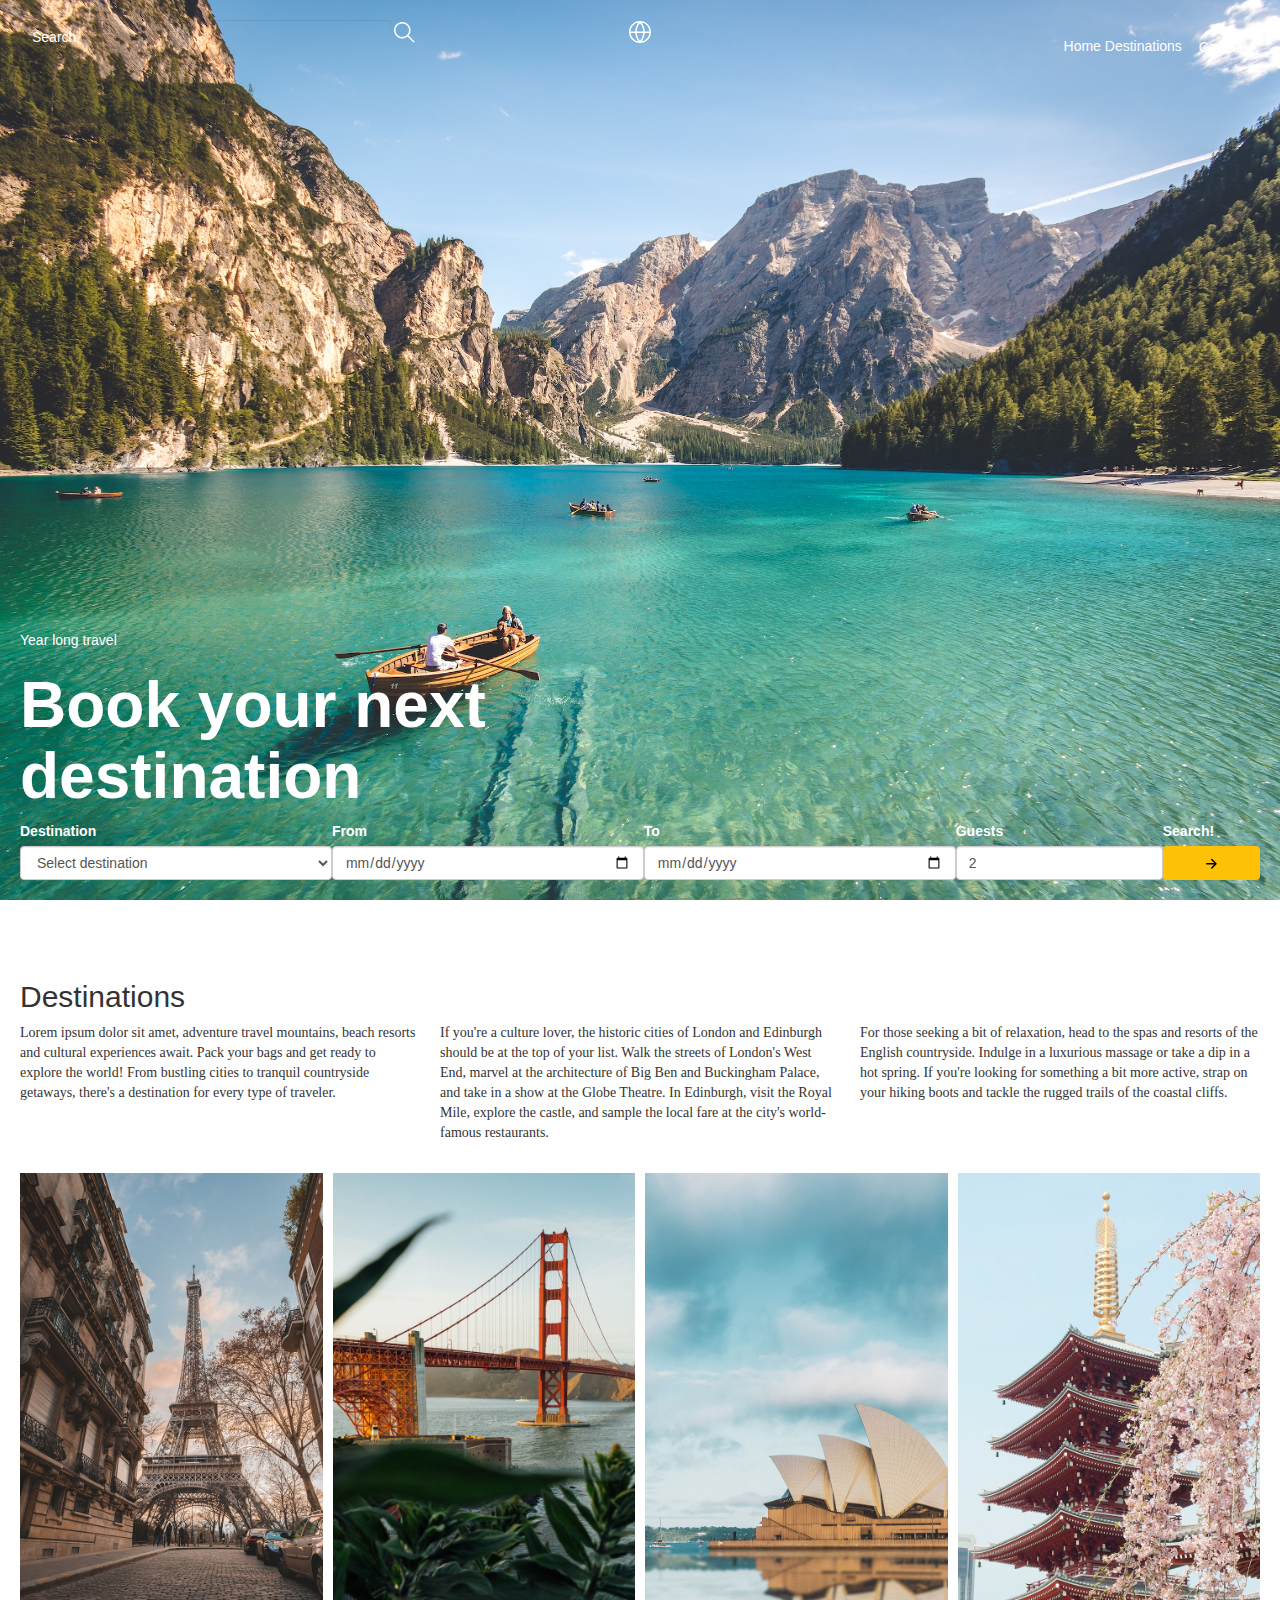
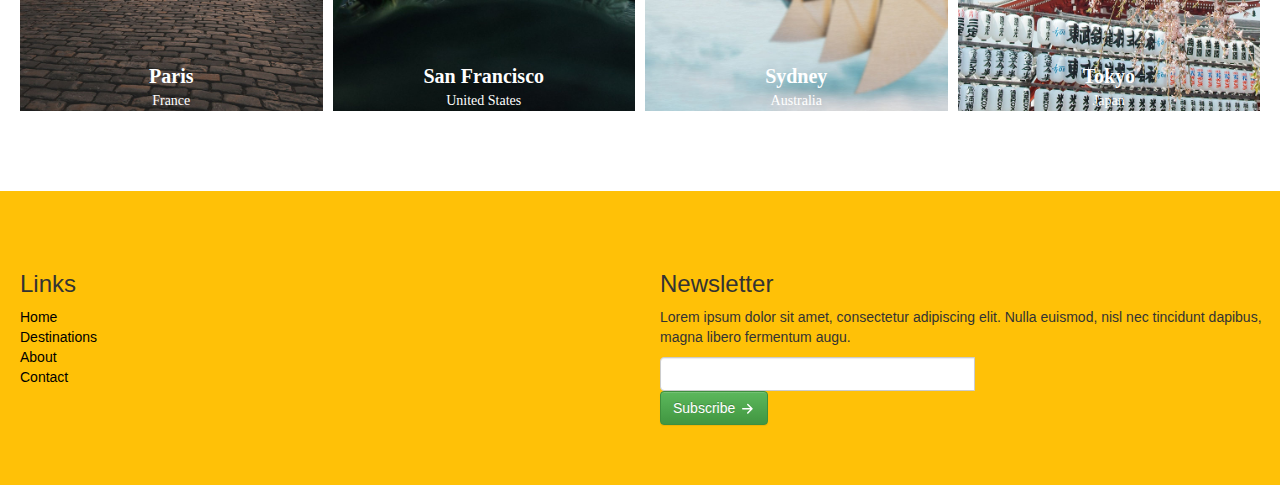
<file: index.html>
<!DOCTYPE html>

<html lang="en">
    
    <head>
        <meta charset="utf-8" />    
    <meta name="viewport" content="width=device-width, initial-scale=1.0, user-scalable=yes">
        <title>Travel agency: Homepage</title>
        <!-- Latest compiled and minified CSS -->
<link rel="stylesheet" href="https://cdn.jsdelivr.net/npm/bootstrap@3.4.1/dist/css/bootstrap.min.css" integrity="sha384-HSMxcRTRxnN+Bdg0JdbxYKrThecOKuH5zCYotlSAcp1+c8xmyTe9GYg1l9a69psu" crossorigin="anonymous">

<!-- Optional theme -->
<link rel="stylesheet" href="https://cdn.jsdelivr.net/npm/bootstrap@3.4.1/dist/css/bootstrap-theme.min.css" integrity="sha384-6pzBo3FDv/PJ8r2KRkGHifhEocL+1X2rVCTTkUfGk7/0pbek5mMa1upzvWbrUbOZ" crossorigin="anonymous">


        <link rel="stylesheet" href="index_styles_resolved.css">
        <link rel="stylesheet" href="footer.css">         
    </head>

    <body>
        <header>
            <div class="container-md">
                <div id="topbar"> <!--Search div-->
                    <form method="get" class="input-group">
                        <label for="search-field"><img src="/icons/search-white.svg" alt="Search"></label>                 
                        <input  id="search-field" class="form-control" type="text" placeholder="Search">
                    </form>
                    <div id="logo">
                        <a href="index.html"><img src="/icons/globe-white.svg" alt="Home Logo"></a>                        
                    </div>                
                    <div id="menu">
                        <nav class="d-none d-md-block">
                            <a href="index.html">Home</a>
                            <a href="destinations_gallery.html">Destinations</a>
                            <a href="contact_form.html" class="btn btn-light">Contact</a>
                        </nav>
                        <img class="d-md-none" src="/icons/three-bars-white.svg" alt="Menu">
                    </div>                             
                    
                </div>            
    
                <div id="book"> <!--Destination div-->                
                    <div>Year long travel</div>
                    <h1>Book your next <br>destination</h1>                                
                    <form>
                        <div class="destination-select">
                            <label for="dest">Destination</label>
                            <select id="dest" class="form-control">
                                <option value="" selected disabled>Select destination</option>
                                <option value="Vilnius">Vilnius</option>
                                <option value="Kaunas">Kaunas</option>
                                <option value="Šiauliai">Šiauliai</option>
                            </select>
                        </div>
                        <div class="from">
                            <label for="from">From</label>
                            <input id="from" class="form-control" type="date">
                        </div>
                        <div class="to">
                            <label for="to">To</label>
                            <input id="to" class="form-control" type="date">
                        </div>
                        <div class="guests">
                            <label for="guests">Guests</label>
                            <input id="guests" class="form-control" type="number" value="2">
                        </div>
                        <div class="submit">
                            <label for="submit">Search!</label>
                            <button id="submit" class="btn btn-light" type="submit">
                                <img src="/icons/arrow-right.svg" alt="">
                            </button>
                        </div>                    
                    </form>
                </div>
            </div>         
            

        </header>
        <section id="destinations">
            <div class="container-md">
                <h2>Destinations</h2>
            <div class="description"> <!--Destination text div-->            
                <p>Lorem ipsum dolor sit amet, adventure travel mountains, beach resorts and cultural experiences await. Pack your bags and get ready to explore the world! From bustling cities to tranquil countryside getaways, there's a destination for every type of traveler. </p>
                <p>If you're a culture lover, the historic cities of London and Edinburgh should be at the top of your list. Walk the streets of London's West End, marvel at the architecture of Big Ben and Buckingham Palace, and take in a show at the Globe Theatre. In Edinburgh, visit the Royal Mile, explore the castle, and sample the local fare at the city's world-famous restaurants.</p>          
                <p>For those seeking a bit of relaxation, head to the spas and
                    resorts of the English countryside. Indulge in a luxurious
                    massage or take a dip in a hot spring. If you're looking for
                    something a bit more active, strap on your hiking boots and
                    tackle the rugged trails of the coastal cliffs.</p>
            </div>
            <div class="destinations"> <!--images div-->
                <div class="destination">
                    <img alt="Eiffel Tower, Paris" src="/images/destinations/paris.jpg">
                    <div class="location">
                      <strong>Paris</strong>
                      <div class="country">France</div>
                    </div>
                </div>
                <div class="destination">
                    <img alt="Golden Gate Bridge, San Francisco" src="/images/destinations/san-francisco.jpg">
                    <div class="location">
                      <strong>San Francisco</strong>
                      <div class="country">United States</div>
                    </div>
                </div>
                <div class="destination">
                    <img alt="Sydney Opera House, Sydney" src="/images/destinations/sydney.jpg">
                    <div class="location">
                      <strong>Sydney</strong>
                      <div class="country">Australia</div>
                    </div>
                </div>
                <div class="destination">
                    <img alt="Sensō-ji, Tokyo" src="/images/destinations/tokyo.jpg">
                    <div class="location">
                      <strong>Tokyo</strong>
                      <div class="country">Japan</div>
                    </div>
                </div>
                
            </div>
            </div>           
            
        </section>
        <footer>
            <div class="container-md">
                <div> <!--links div-->
                    <h3>Links</h3>
                    <nav>
                        <a href="index.html">Home</a>
                        <a href="destinations_gallery.html">Destinations</a>
                        <a href="">About</a>
                        <a href="contact_form.html">Contact</a>
                    </nav>
                </div>        
                
                <div> <!--newsletter div-->
                    <h3>Newsletter</h3>
                    <p>Lorem ipsum dolor sit amet, consectetur adipiscing elit. Nulla euismod, nisl nec tincidunt dapibus, magna libero fermentum augu. </p>
                <form class="input-group">
                    <input class="form-control" name="email" type="email" placeholder="Email">
                    <button class="btn btn-success" type="submit">
                    Subscribe
                    <img src="/icons/arrow-right-white.svg" alt="">
                    </button>
                </form>
                </div>
            </div>
                        

        </footer>        
    
        <!-- Latest compiled and minified JavaScript -->
    <script src="https://cdn.jsdelivr.net/npm/bootstrap@3.4.1/dist/js/bootstrap.min.js" 
    integrity="sha384-aJ21OjlMXNL5UyIl/XNwTMqvzeRMZH2w8c5cRVpzpU8Y5bApTppSuUkhZXN0VxHd" crossorigin="anonymous"></script>
    </body>

</html>
</file>
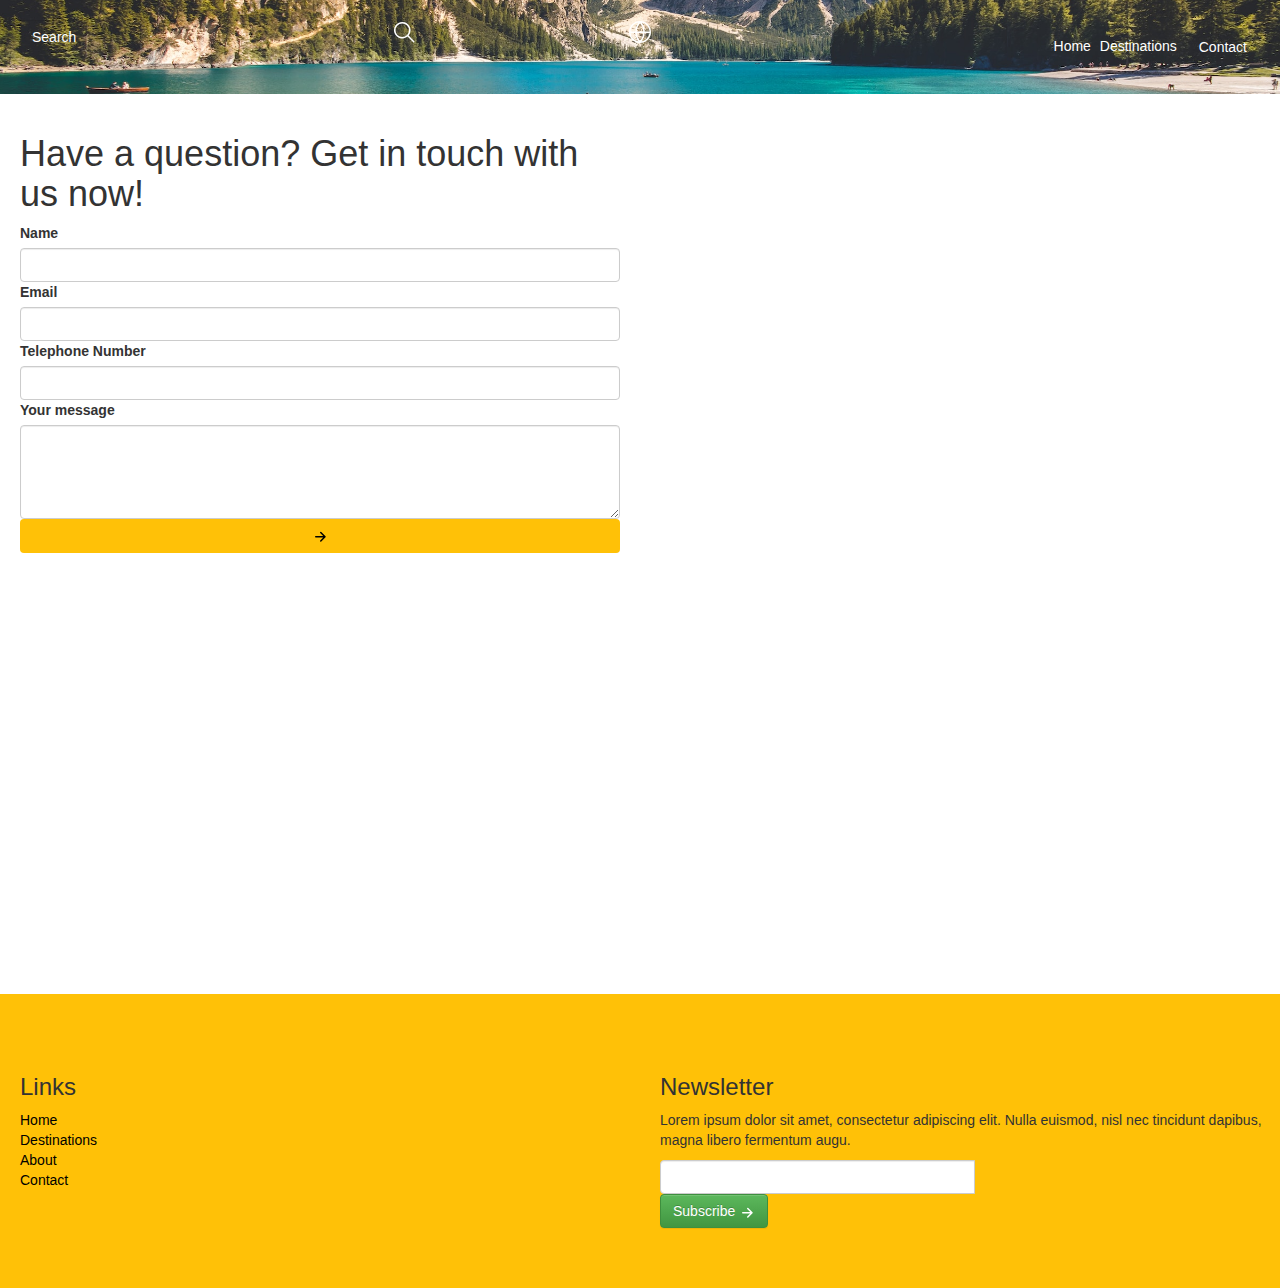
<file: contact_form.html>
<!DOCTYPE html>

<html lang="en">
    
    <head>
        <meta charset="utf-8" />    
    <meta name="viewport" content="width=device-width, initial-scale=1.0, user-scalable=yes">
        <title>Travel agency: Contact</title>
        <!-- Latest compiled and minified CSS -->
<link rel="stylesheet" href="https://cdn.jsdelivr.net/npm/bootstrap@3.4.1/dist/css/bootstrap.min.css" integrity="sha384-HSMxcRTRxnN+Bdg0JdbxYKrThecOKuH5zCYotlSAcp1+c8xmyTe9GYg1l9a69psu" crossorigin="anonymous">

<!-- Optional theme -->
<link rel="stylesheet" href="https://cdn.jsdelivr.net/npm/bootstrap@3.4.1/dist/css/bootstrap-theme.min.css" integrity="sha384-6pzBo3FDv/PJ8r2KRkGHifhEocL+1X2rVCTTkUfGk7/0pbek5mMa1upzvWbrUbOZ" crossorigin="anonymous">


        
        <link rel="stylesheet" href="footer.css">
        <link rel="stylesheet" href="header.css">
        <style media="(min-width: 768px)">
            section {width:50%;}
        </style>
                     
    </head>    
    <body>
        <header>
            <div class="container-md">
                <div id="topbar"> <!--Search div-->
                    <form method="get" class="input-group">
                        <label for="search-field"><img src="/icons/search-white.svg" alt="Search"></label>                 
                        <input  id="search-field" class="form-control" type="text" placeholder="Search">
                    </form>
                    <div id="logo">
                        <a href="index.html"><img src="/icons/globe-white.svg" alt="Home Logo"></a>                        
                    </div>                
                    <div id="menu">
                        <nav class="d-none d-md-block">
                            <a href="index.html">Home</a>
                            <a href="destinations_gallery.html">Destinations</a>
                            <a href="contact_form.html" class="btn btn-light">Contact</a>
                        </nav>
                        <img class="d-md-none" src="/icons/three-bars-white.svg" alt="Menu">
                    </div>                             
                    
                </div>                                                   
              
    
               
            </div>         
            

        </header>
        <section style="padding: 20px; font-family: Montserrat, Helvetica, Arial, sans-serif; height: 100vh;">
            <div class="container-md">
                <h1>Have a question? Get in touch with us now!</h1>           
                <div id="question">              
                                                   
                    <form action="contact_form_success.html">
                        <div class="name">
                            <label for="name">Name</label>
                            <input id="name" class="form-control" type="text" name="Name" required>                                
                        </div>
                        <div class="email">
                            <label for="email">Email</label>
                            <input id="email" class="form-control" type="email" name="Email" required>                                
                        </div>
                        <div class="phone">
                            <label for="tel">Telephone Number</label>
                            <input id="tel" class="form-control" type="tel" name="Telephone" required>                                
                        </div>
                        <div class="message">
                            <label for="message-field">Your message</label>
                            <textarea id="message-field" class="form-control" name="Your message" rows="4" cols="50" required></textarea>                                
                        </div>
                        <div class="submit">                            
                            <button class="btn btn-light" type="submit" style="width: 100%">
                                <img src="/icons/arrow-right.svg" alt="">
                            </button>
                            
                        </div>                    
                    </form>
                </div>
            </div>
                      
            
        </section>
        <footer>
            <div class="container-md">
                <div> <!--links div-->
                    <h3>Links</h3>
                    <nav>
                        <a href="index.html">Home</a>
                        <a href="destinations_gallery.html">Destinations</a>
                        <a href="">About</a>
                        <a href="contact_form.html">Contact</a>
                    </nav>
                </div>        
                
                <div> <!--newsletter div-->
                    <h3>Newsletter</h3>
                    <p>Lorem ipsum dolor sit amet, consectetur adipiscing elit. Nulla euismod, nisl nec tincidunt dapibus, magna libero fermentum augu. </p>
                <form class="input-group">
                    <input class="form-control" name="email" type="email" placeholder="Email">
                    <button class="btn btn-success" type="submit">
                    Subscribe
                    <img src="/icons/arrow-right-white.svg" alt="">
                    </button>
                </form>
                </div>
            </div>
                        
    
        </footer>          
    
        <!-- Latest compiled and minified JavaScript -->
    <script src="https://cdn.jsdelivr.net/npm/bootstrap@3.4.1/dist/js/bootstrap.min.js" 
    integrity="sha384-aJ21OjlMXNL5UyIl/XNwTMqvzeRMZH2w8c5cRVpzpU8Y5bApTppSuUkhZXN0VxHd" crossorigin="anonymous"></script>
    </body>

</html>
</file>
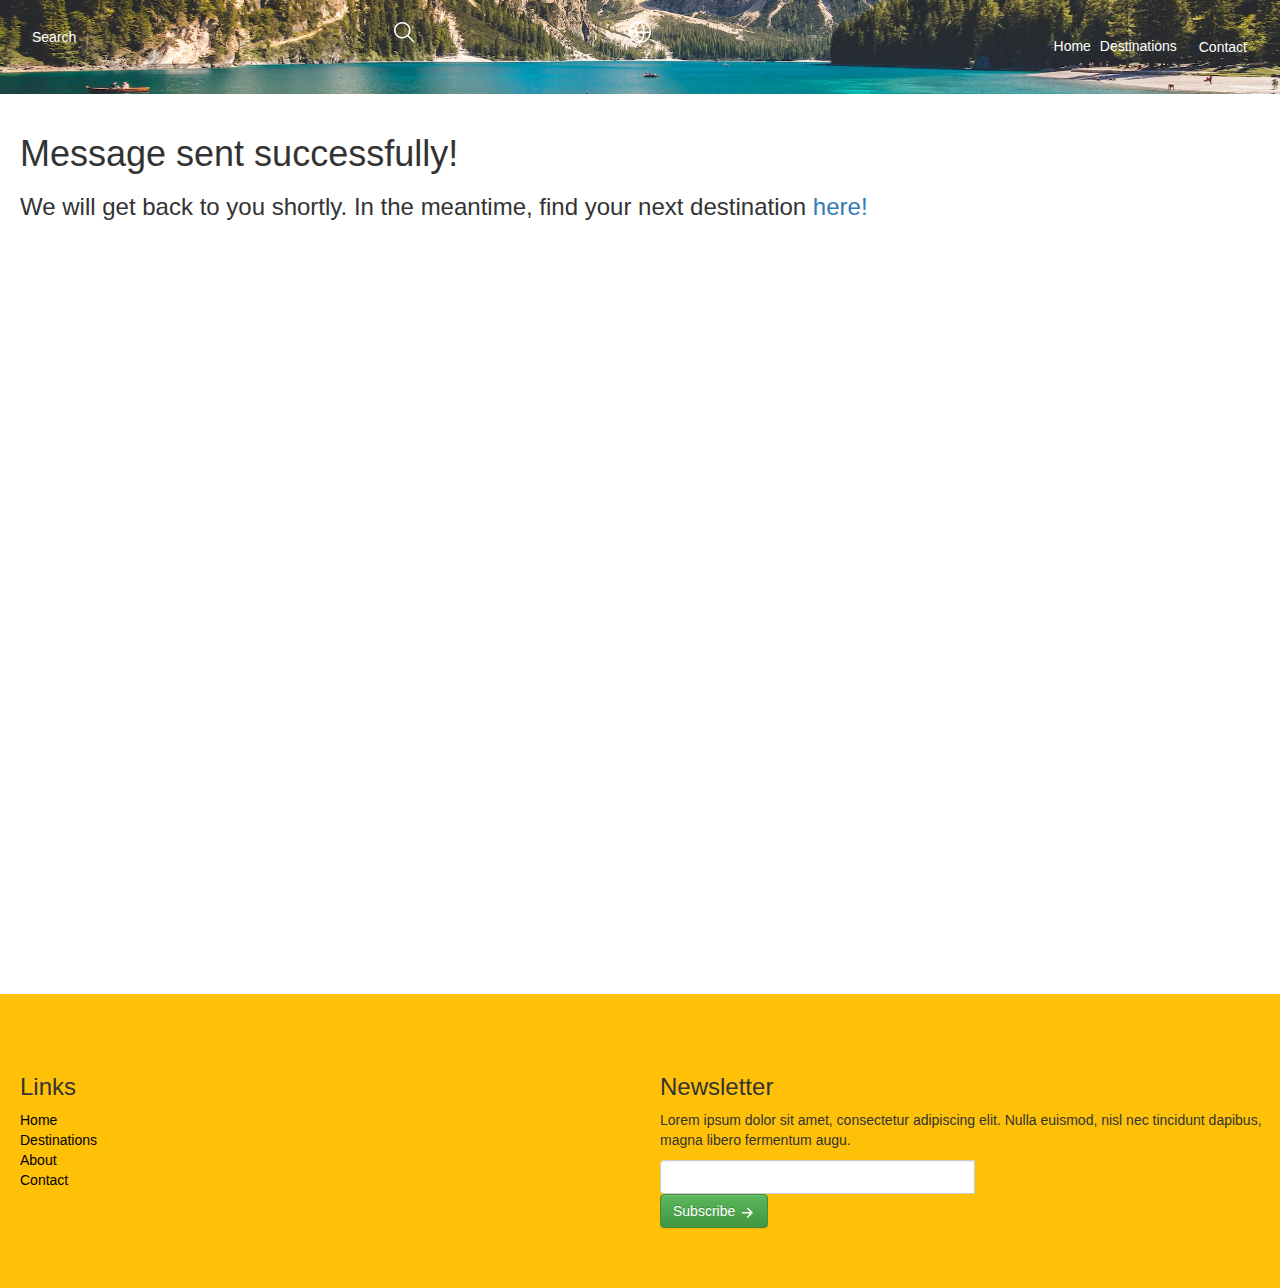
<file: contact_form_success.html>
<!DOCTYPE html>

<html lang="en">
    
    <head>
        <meta charset="utf-8" />    
        <meta name="viewport" content="width=device-width, initial-scale=1.0, user-scalable=yes">
        <title>Travel agency: Message sent!</title>
        <!-- Latest compiled and minified CSS -->
<link rel="stylesheet" href="https://cdn.jsdelivr.net/npm/bootstrap@3.4.1/dist/css/bootstrap.min.css" integrity="sha384-HSMxcRTRxnN+Bdg0JdbxYKrThecOKuH5zCYotlSAcp1+c8xmyTe9GYg1l9a69psu" crossorigin="anonymous">

<!-- Optional theme -->
<link rel="stylesheet" href="https://cdn.jsdelivr.net/npm/bootstrap@3.4.1/dist/css/bootstrap-theme.min.css" integrity="sha384-6pzBo3FDv/PJ8r2KRkGHifhEocL+1X2rVCTTkUfGk7/0pbek5mMa1upzvWbrUbOZ" crossorigin="anonymous">


        
        <link rel="stylesheet" href="footer.css">
        <link rel="stylesheet" href="header.css">
                        
    </head>

    <body>
        <header>
            <div class="container-md">
                <div id="topbar"> <!--Search div-->
                    <form method="get" class="input-group">
                        <label for="search-field"><img src="/icons/search-white.svg" alt="Search"></label>                 
                        <input  id="search-field" class="form-control" type="text" placeholder="Search">
                    </form>
                    <div id="logo">
                        <a href="index.html"><img src="/icons/globe-white.svg" alt="Home Logo"></a>                        
                    </div>                
                    <div id="menu">
                        <nav class="d-none d-md-block">
                            <a href="index.html">Home</a>
                            <a href="destinations_gallery.html">Destinations</a>
                            <a href="contact_form.html" class="btn btn-light">Contact</a>
                        </nav>
                        <img class="d-md-none" src="/icons/three-bars-white.svg" alt="Menu">
                    </div>                             
                    
                </div>                                                   
              
    
               
            </div>      
            
        </header>
        <section style="padding: 20px; font-family: Montserrat, Helvetica, Arial, sans-serif; height: 100vh;">
            <div class="container-md">
                <h1>Message sent successfully!</h1>
                <h3>We will get back to you shortly. In the meantime, find your next destination <a href="index.html">here!</a></h3>
            </div>
        </section>
        
        <footer>
            <div class="container-md">
                <div> <!--links div-->
                    <h3>Links</h3>
                    <nav>
                        <a href="index.html">Home</a>
                        <a href="destinations_gallery.html">Destinations</a>
                        <a href="">About</a>
                        <a href="contact_form.html">Contact</a>
                    </nav>
                </div>        
                
                <div> <!--newsletter div-->
                    <h3>Newsletter</h3>
                    <p>Lorem ipsum dolor sit amet, consectetur adipiscing elit. Nulla euismod, nisl nec tincidunt dapibus, magna libero fermentum augu. </p>
                <form class="input-group">
                    <input class="form-control" name="email" type="email" placeholder="Email">
                    <button class="btn btn-success" type="submit">
                    Subscribe
                    <img src="/icons/arrow-right-white.svg" alt="">
                    </button>
                </form>
                </div>
            </div>
                        

        </footer>        
    
        <!-- Latest compiled and minified JavaScript -->
    <script src="https://cdn.jsdelivr.net/npm/bootstrap@3.4.1/dist/js/bootstrap.min.js" 
    integrity="sha384-aJ21OjlMXNL5UyIl/XNwTMqvzeRMZH2w8c5cRVpzpU8Y5bApTppSuUkhZXN0VxHd" crossorigin="anonymous"></script>
    </body>

</html>
</file>
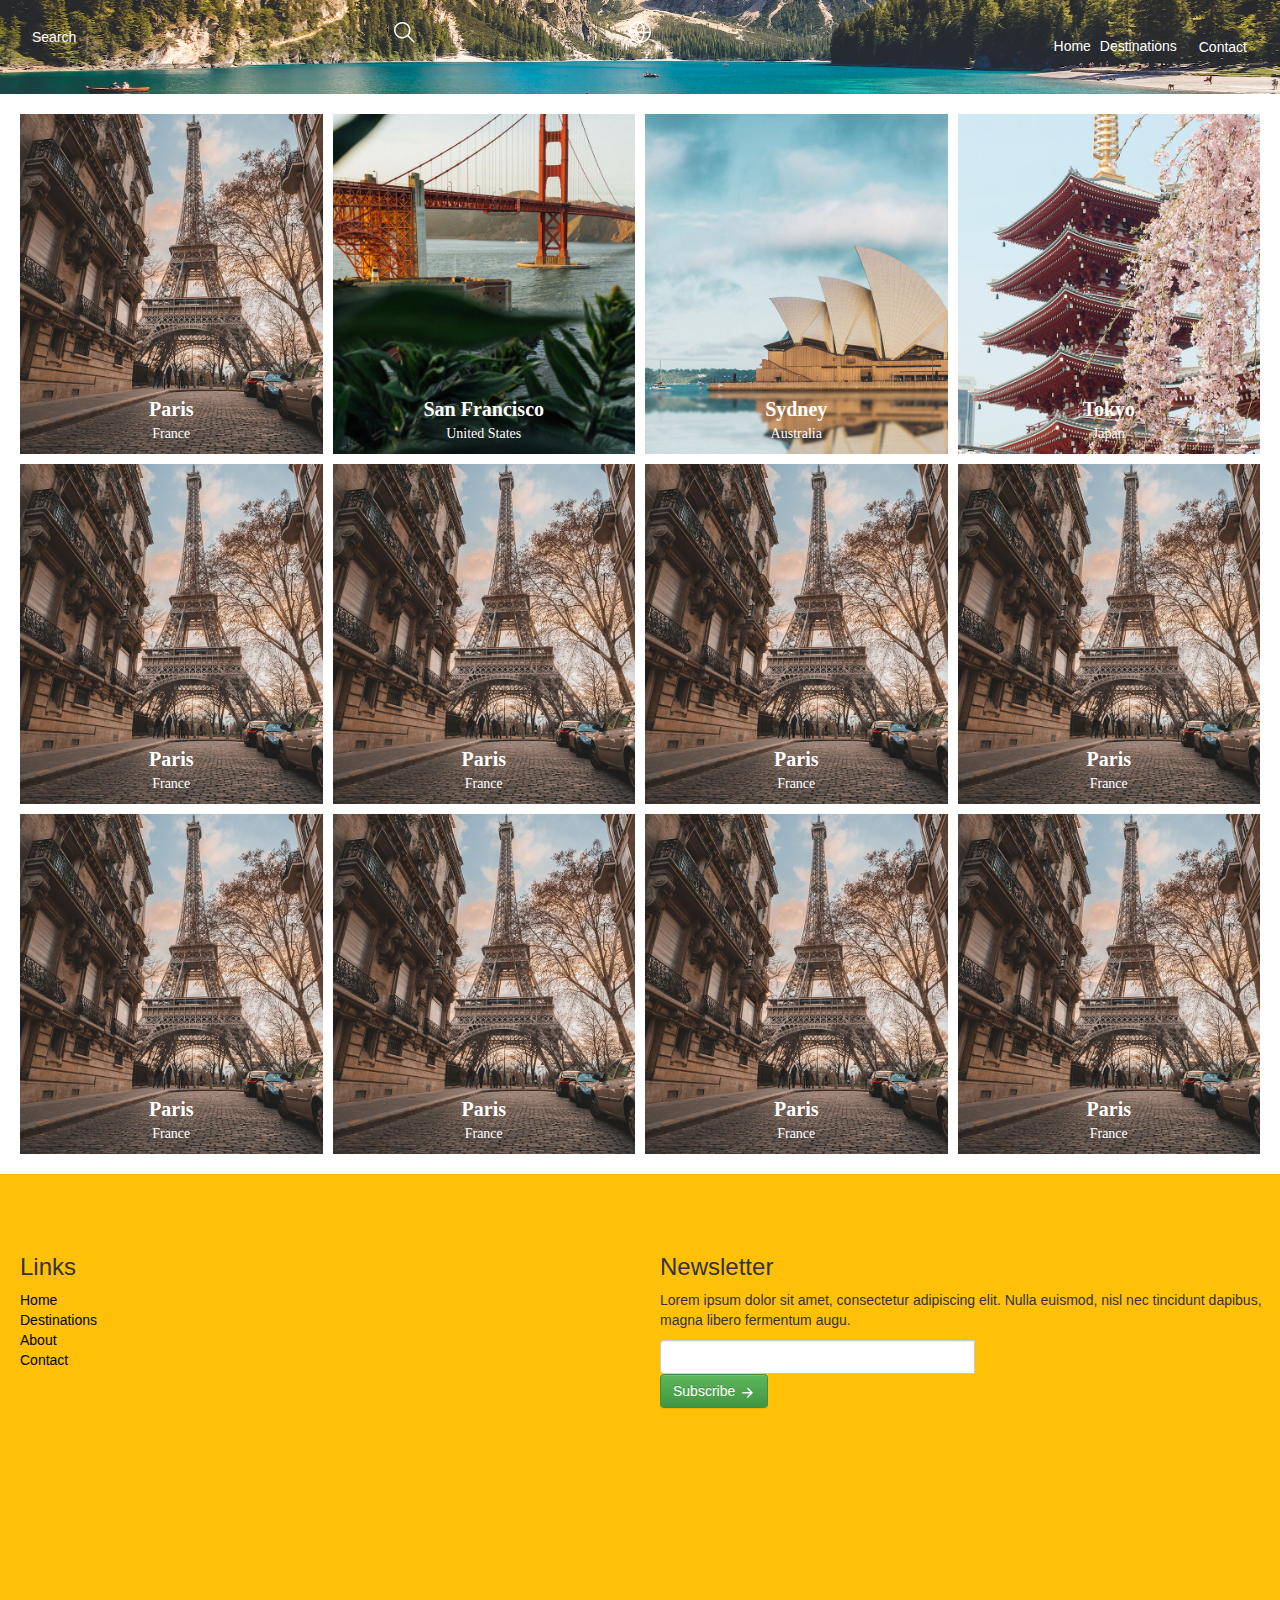
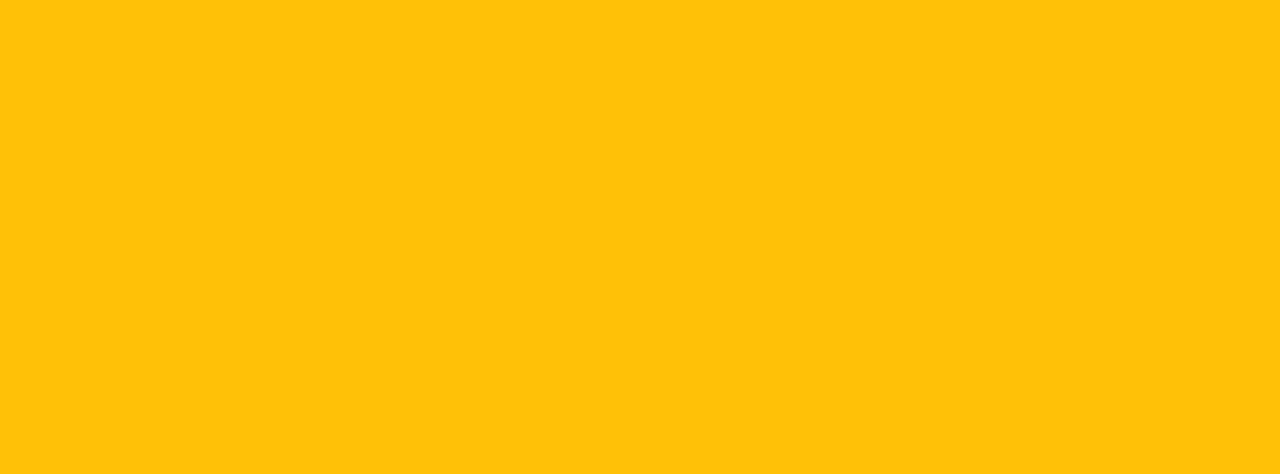
<file: destinations_gallery.html>
<!DOCTYPE html>
<html lang="en">
<head>
    <meta charset="UTF-8">
    <meta name="viewport" content="width=device-width, initial-scale=1.0">
    <title>Travel agency: Gallery</title>
    <link rel="stylesheet" href="https://cdn.jsdelivr.net/npm/bootstrap@3.4.1/dist/css/bootstrap.min.css" integrity="sha384-HSMxcRTRxnN+Bdg0JdbxYKrThecOKuH5zCYotlSAcp1+c8xmyTe9GYg1l9a69psu" crossorigin="anonymous">
    <link rel="stylesheet" href="https://cdn.jsdelivr.net/npm/bootstrap@3.4.1/dist/css/bootstrap-theme.min.css" integrity="sha384-6pzBo3FDv/PJ8r2KRkGHifhEocL+1X2rVCTTkUfGk7/0pbek5mMa1upzvWbrUbOZ" crossorigin="anonymous">

    <link rel="stylesheet" href="footer.css">
    <link rel="stylesheet" href="header.css">
    <link rel="stylesheet" href="gallery.css">
</head>
<body>
    <header>
            <div class="container-md">
                <div id="topbar"> <!--Search div-->
                    <form method="get" class="input-group">
                        <label for="search-field"><img src="/icons/search-white.svg" alt="Search"></label>                 
                        <input  id="search-field" class="form-control" type="text" placeholder="Search">
                    </form>
                    <div id="logo">
                        <a href="index.html"><img src="/icons/globe-white.svg" alt="Home Logo"></a>                        
                    </div>                
                    <div id="menu">
                        <nav class="d-none d-md-block">
                            <a href="index.html">Home</a>
                            <a href="destinations_gallery.html">Destinations</a>
                            <a href="contact_form.html" class="btn btn-light">Contact</a>
                        </nav>
                        <img class="d-md-none" src="/icons/three-bars-white.svg" alt="Menu">
                    </div>                             
                    
                </div>                                                   
              
    
               
            </div>         
            

        </header>
    <section>
        <div class="destinations container-md"> <!--images div-->
                    
            <div class="destination">
                <a href="individual_destination.html"><img alt="Eiffel Tower, Paris" src="/images/destinations/paris.jpg"></a>
                
                <div class="location">
                  <strong>Paris</strong>
                  <div class="country">France</div>
                </div>
            </div>
            <div class="destination">
                <img alt="Golden Gate Bridge, San Francisco" src="/images/destinations/san-francisco.jpg">
                <div class="location">
                  <strong>San Francisco</strong>
                  <div class="country">United States</div>
                </div>
            </div>
            <div class="destination">
                <img alt="Sydney Opera House, Sydney" src="/images/destinations/sydney.jpg">
                <div class="location">
                  <strong>Sydney</strong>
                  <div class="country">Australia</div>
                </div>
            </div>
            <div class="destination">
                <img alt="Sensō-ji, Tokyo" src="/images/destinations/tokyo.jpg">
                <div class="location">
                  <strong>Tokyo</strong>
                  <div class="country">Japan</div>
                </div>
            </div>
            <div class="destination">
                <img alt="Eiffel Tower, Paris" src="/images/destinations/paris.jpg">
                <div class="location">
                  <strong>Paris</strong>
                  <div class="country">France</div>
                </div>
            </div>
            <div class="destination">
                <img alt="Eiffel Tower, Paris" src="/images/destinations/paris.jpg">
                <div class="location">
                  <strong>Paris</strong>
                  <div class="country">France</div>
                </div>
            </div>
            <div class="destination">
                <img alt="Eiffel Tower, Paris" src="/images/destinations/paris.jpg">
                <div class="location">
                    <strong>Paris</strong>
                    <div class="country">France</div>
                </div>
            </div>
            <div class="destination">
                <img alt="Eiffel Tower, Paris" src="/images/destinations/paris.jpg">
                <div class="location">
                    <strong>Paris</strong>
                    <div class="country">France</div>
                </div>
            </div>
            <div class="destination">
                <img alt="Eiffel Tower, Paris" src="/images/destinations/paris.jpg">
                <div class="location">
                    <strong>Paris</strong>
                    <div class="country">France</div>
                </div>
            </div>
            <div class="destination">
                <img alt="Eiffel Tower, Paris" src="/images/destinations/paris.jpg">
                <div class="location">
                    <strong>Paris</strong>
                    <div class="country">France</div>
                </div>
            </div>
            <div class="destination">
                <img alt="Eiffel Tower, Paris" src="/images/destinations/paris.jpg">
                <div class="location">
                    <strong>Paris</strong>
                    <div class="country">France</div>
                </div>
            </div>
            <div class="destination">
                <img alt="Eiffel Tower, Paris" src="/images/destinations/paris.jpg">
                <div class="location">
                    <strong>Paris</strong>
                    <div class="country">France</div>
                </div>  
            </div>
    </div>
    </section>
    <footer style="height: 100vh">
        <div class="container-md">
            <div> <!--links div-->
                <h3>Links</h3>
                <nav>
                    <a href="index.html">Home</a>
                    <a href="destinations_gallery.html">Destinations</a>
                    <a href="">About</a>
                    <a href="contact_form.html">Contact</a>
                </nav>
            </div>        
            
            <div> <!--newsletter div-->
                <h3>Newsletter</h3>
                <p>Lorem ipsum dolor sit amet, consectetur adipiscing elit. Nulla euismod, nisl nec tincidunt dapibus, magna libero fermentum augu. </p>
            <form class="input-group">
                <input class="form-control" type="email" placeholder="Email">
                <button class="btn btn-success" type="submit">
                Subscribe
                <img src="/icons/arrow-right-white.svg" alt="">
                </button>
            </form>
            </div>
        </div>
                    

    </footer>                   

       
    <script src="https://cdn.jsdelivr.net/npm/bootstrap@3.4.1/dist/js/bootstrap.min.js" 
    integrity="sha384-aJ21OjlMXNL5UyIl/XNwTMqvzeRMZH2w8c5cRVpzpU8Y5bApTppSuUkhZXN0VxHd" crossorigin="anonymous"></script>    
</body>
</html>
</file>
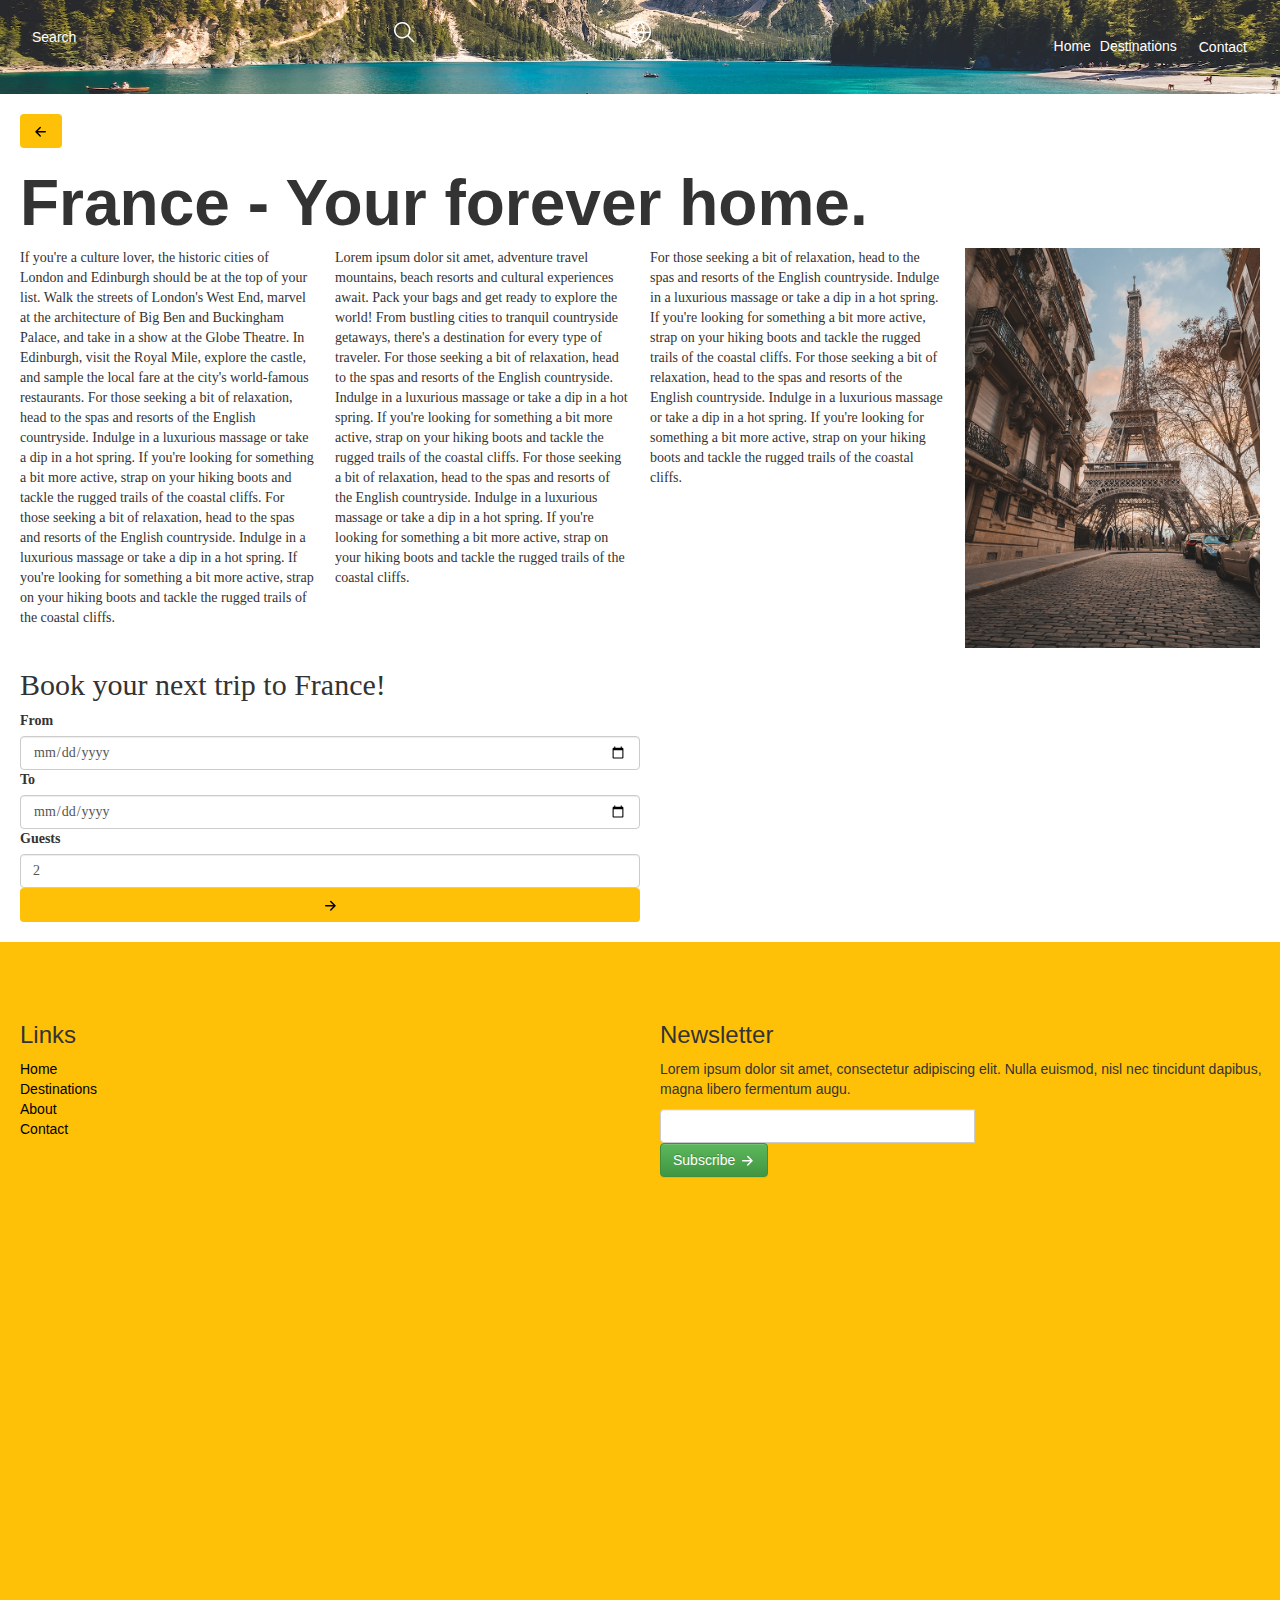
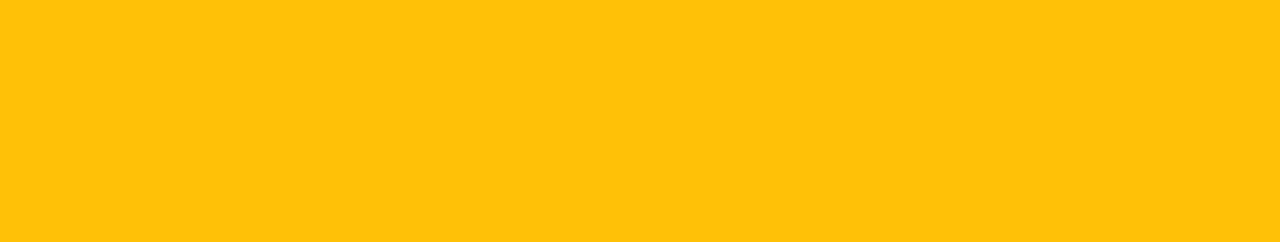
<file: individual_destination.html>
<!DOCTYPE html>
<html lang="en">
<head>
    <meta charset="UTF-8">
    <meta name="viewport" content="width=device-width, initial-scale=1.0">
    <title>Travel agency: Visit France!</title>
    <link rel="stylesheet" href="https://cdn.jsdelivr.net/npm/bootstrap@3.4.1/dist/css/bootstrap.min.css" integrity="sha384-HSMxcRTRxnN+Bdg0JdbxYKrThecOKuH5zCYotlSAcp1+c8xmyTe9GYg1l9a69psu" crossorigin="anonymous">
    <link rel="stylesheet" href="https://cdn.jsdelivr.net/npm/bootstrap@3.4.1/dist/css/bootstrap-theme.min.css" integrity="sha384-6pzBo3FDv/PJ8r2KRkGHifhEocL+1X2rVCTTkUfGk7/0pbek5mMa1upzvWbrUbOZ" crossorigin="anonymous">

    <link rel="stylesheet" href="footer.css">
    <link rel="stylesheet" href="header.css">
    <link rel="stylesheet" href="individual.css">    
    
</head>
<body>
    <header>
        <div class="container-md">
            <div id="topbar"> <!--Search div-->
                <form method="get" class="input-group">
                    <label for="search-field"><img src="/icons/search-white.svg" alt="Search"></label>                 
                    <input  id="search-field" class="form-control" type="text" placeholder="Search">
                </form>
                <div id="logo">
                    <a href="index.html"><img src="/icons/globe-white.svg" alt="Home Logo"></a>                        
                </div>                
                <div id="menu">
                    <nav class="d-none d-md-block">
                        <a href="index.html">Home</a>
                        <a href="destinations_gallery.html">Destinations</a>
                        <a href="contact_form.html" class="btn btn-light">Contact</a>
                    </nav>
                    <img class="d-md-none" src="/icons/three-bars-white.svg" alt="Menu">
                </div>                             
                
            </div>                                                   
          

           
        </div>         
            

        </header>
    <section id="individual-content">
        <div class="container-md">
            <a href="destinations_gallery.html" class="btn btn-light"><img src="/icons/arrow-right.svg" alt=""></a>
            
            <h1>France - Your forever home.</h1>
            <div class="description">
                <p>If you're a culture lover, the historic cities of London and Edinburgh should be at the top of your list. Walk the streets of London's West End, marvel at the architecture of Big Ben and Buckingham Palace, and take in a show at the Globe Theatre. In Edinburgh, visit the Royal Mile, explore the castle, and sample the local fare at the city's world-famous restaurants. For those seeking a bit of relaxation, head to the spas and
                    resorts of the English countryside. Indulge in a luxurious
                    massage or take a dip in a hot spring. If you're looking for
                    something a bit more active, strap on your hiking boots and
                    tackle the rugged trails of the coastal cliffs. For those seeking a bit of relaxation, head to the spas and
                    resorts of the English countryside. Indulge in a luxurious
                    massage or take a dip in a hot spring. If you're looking for
                    something a bit more active, strap on your hiking boots and
                    tackle the rugged trails of the coastal cliffs.</p> 
                <p>Lorem ipsum dolor sit amet, adventure travel mountains, beach resorts and cultural experiences await. Pack your bags and get ready to explore the world! From bustling cities to tranquil countryside getaways, there's a destination for every type of traveler. For those seeking a bit of relaxation, head to the spas and
                    resorts of the English countryside. Indulge in a luxurious
                    massage or take a dip in a hot spring. If you're looking for
                    something a bit more active, strap on your hiking boots and
                    tackle the rugged trails of the coastal cliffs. For those seeking a bit of relaxation, head to the spas and
                    resorts of the English countryside. Indulge in a luxurious
                    massage or take a dip in a hot spring. If you're looking for
                    something a bit more active, strap on your hiking boots and
                    tackle the rugged trails of the coastal cliffs. </p>                         
                <p>For those seeking a bit of relaxation, head to the spas and
                    resorts of the English countryside. Indulge in a luxurious
                    massage or take a dip in a hot spring. If you're looking for
                    something a bit more active, strap on your hiking boots and
                    tackle the rugged trails of the coastal cliffs. For those seeking a bit of relaxation, head to the spas and
                    resorts of the English countryside. Indulge in a luxurious
                    massage or take a dip in a hot spring. If you're looking for
                    something a bit more active, strap on your hiking boots and
                    tackle the rugged trails of the coastal cliffs.</p>
                <img alt="Eiffel Tower, Paris" src="/images/destinations/paris.jpg">
            </div>
            
            <div id="book">             
                
                <h2>Book your next trip to France!</h2>                                
                <form>                    
                    <div class="from">
                        <label for="from">From</label>
                        <input id="from" class="form-control" type="date">
                    </div>
                    <div class="to">
                        <label for="to">To</label>
                        <input id="to" class="form-control" type="date">
                    </div>
                    <div class="guests">
                        <label for="guests">Guests</label>
                        <input id="guests" class="form-control" type="number" value="2">
                    </div>
                    <div class="submit">
                        <button class="btn btn-light" type="submit">
                            <img src="/icons/arrow-right.svg" alt="">
                        </button>
                    </div>                    
                </form>
            </div>
        </div>
    </section>
    <footer style="height: 100vh;">
        <div class="container-md">
            <div> <!--links div-->
                <h3>Links</h3>
                <nav>
                    <a href="index.html">Home</a>
                    <a href="destinations_gallery.html">Destinations</a>
                    <a href="">About</a>
                    <a href="contact_form.html">Contact</a>
                </nav>
            </div>        
            
            <div> <!--newsletter div-->
                <h3>Newsletter</h3>
                <p>Lorem ipsum dolor sit amet, consectetur adipiscing elit. Nulla euismod, nisl nec tincidunt dapibus, magna libero fermentum augu. </p>
            <form class="input-group">
                <input class="form-control" type="email" placeholder="Email">
                <button class="btn btn-success" type="submit">
                Subscribe
                <img src="/icons/arrow-right-white.svg" alt="">
                </button>
            </form>
            </div>
        </div>
                    

    </footer>    
    <script src="https://cdn.jsdelivr.net/npm/bootstrap@3.4.1/dist/js/bootstrap.min.js" 
    integrity="sha384-aJ21OjlMXNL5UyIl/XNwTMqvzeRMZH2w8c5cRVpzpU8Y5bApTppSuUkhZXN0VxHd" crossorigin="anonymous"></script>    
</body>
</html>
</file>
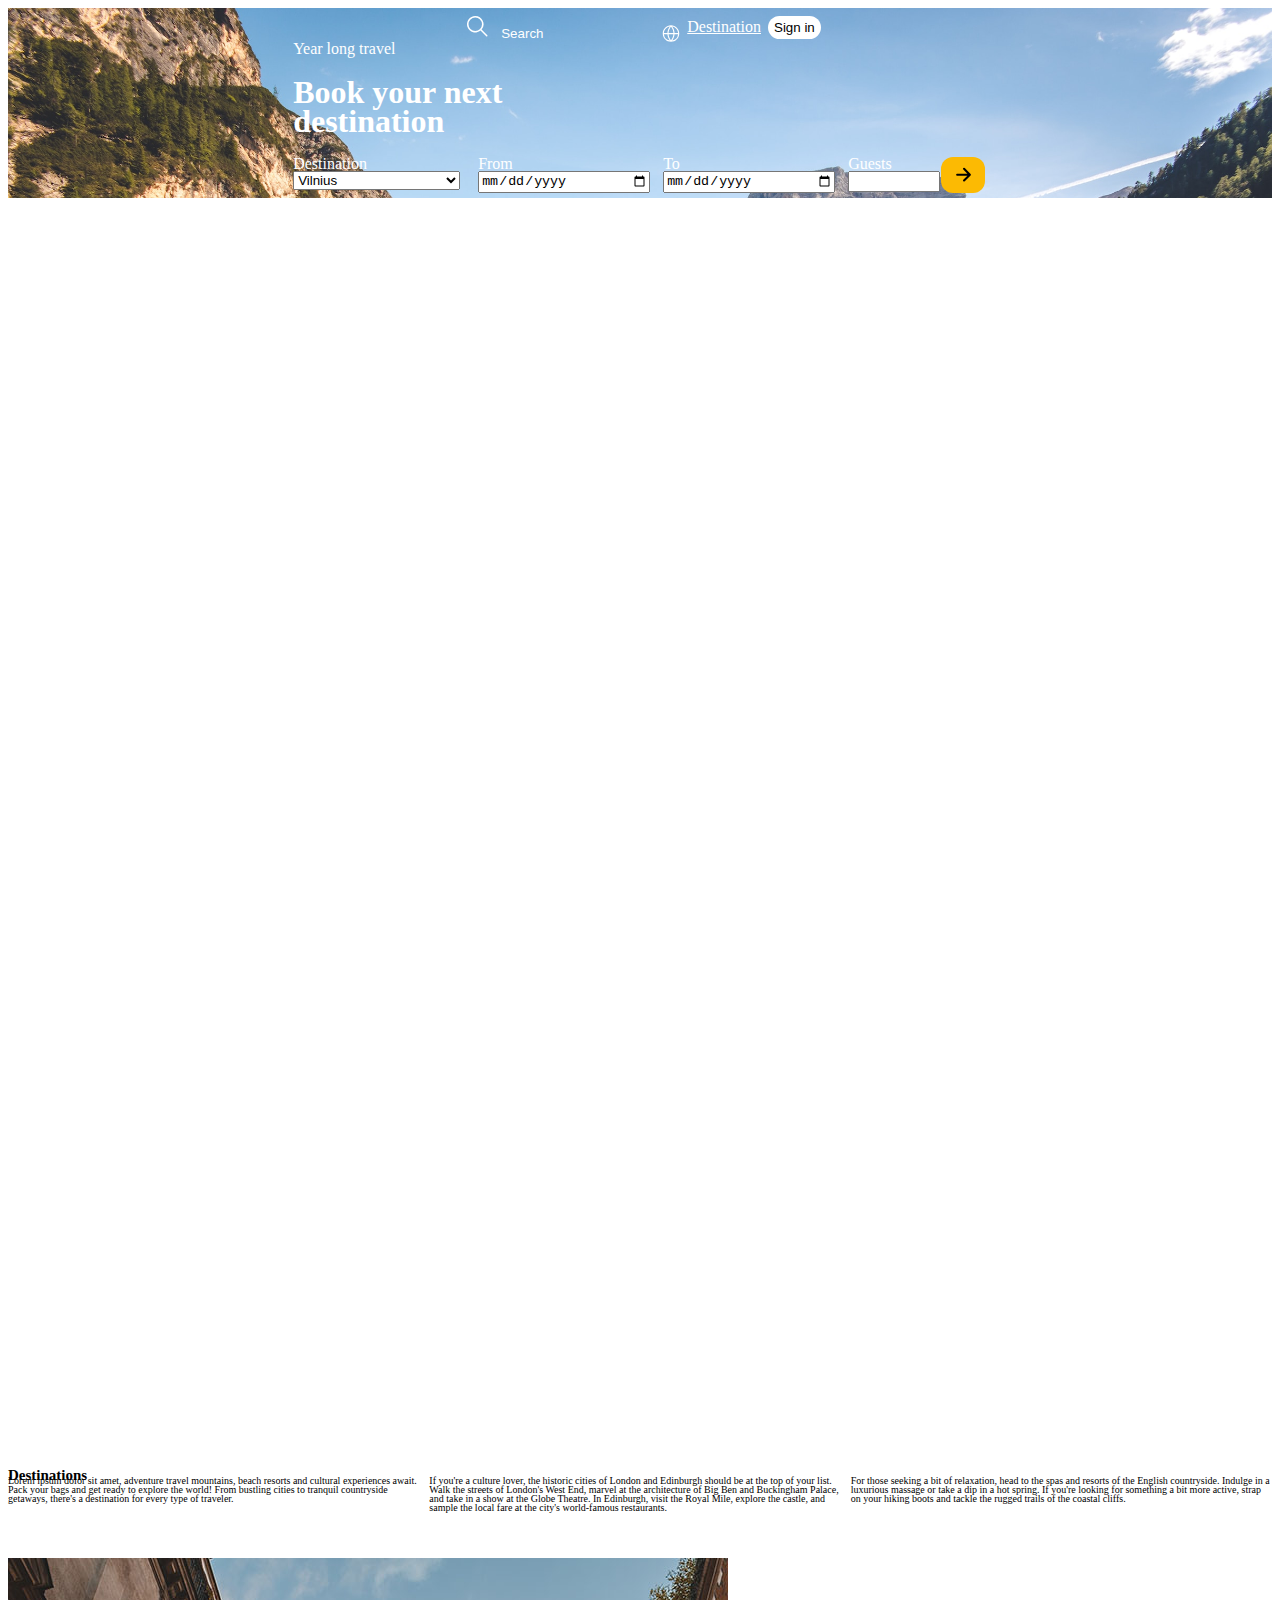
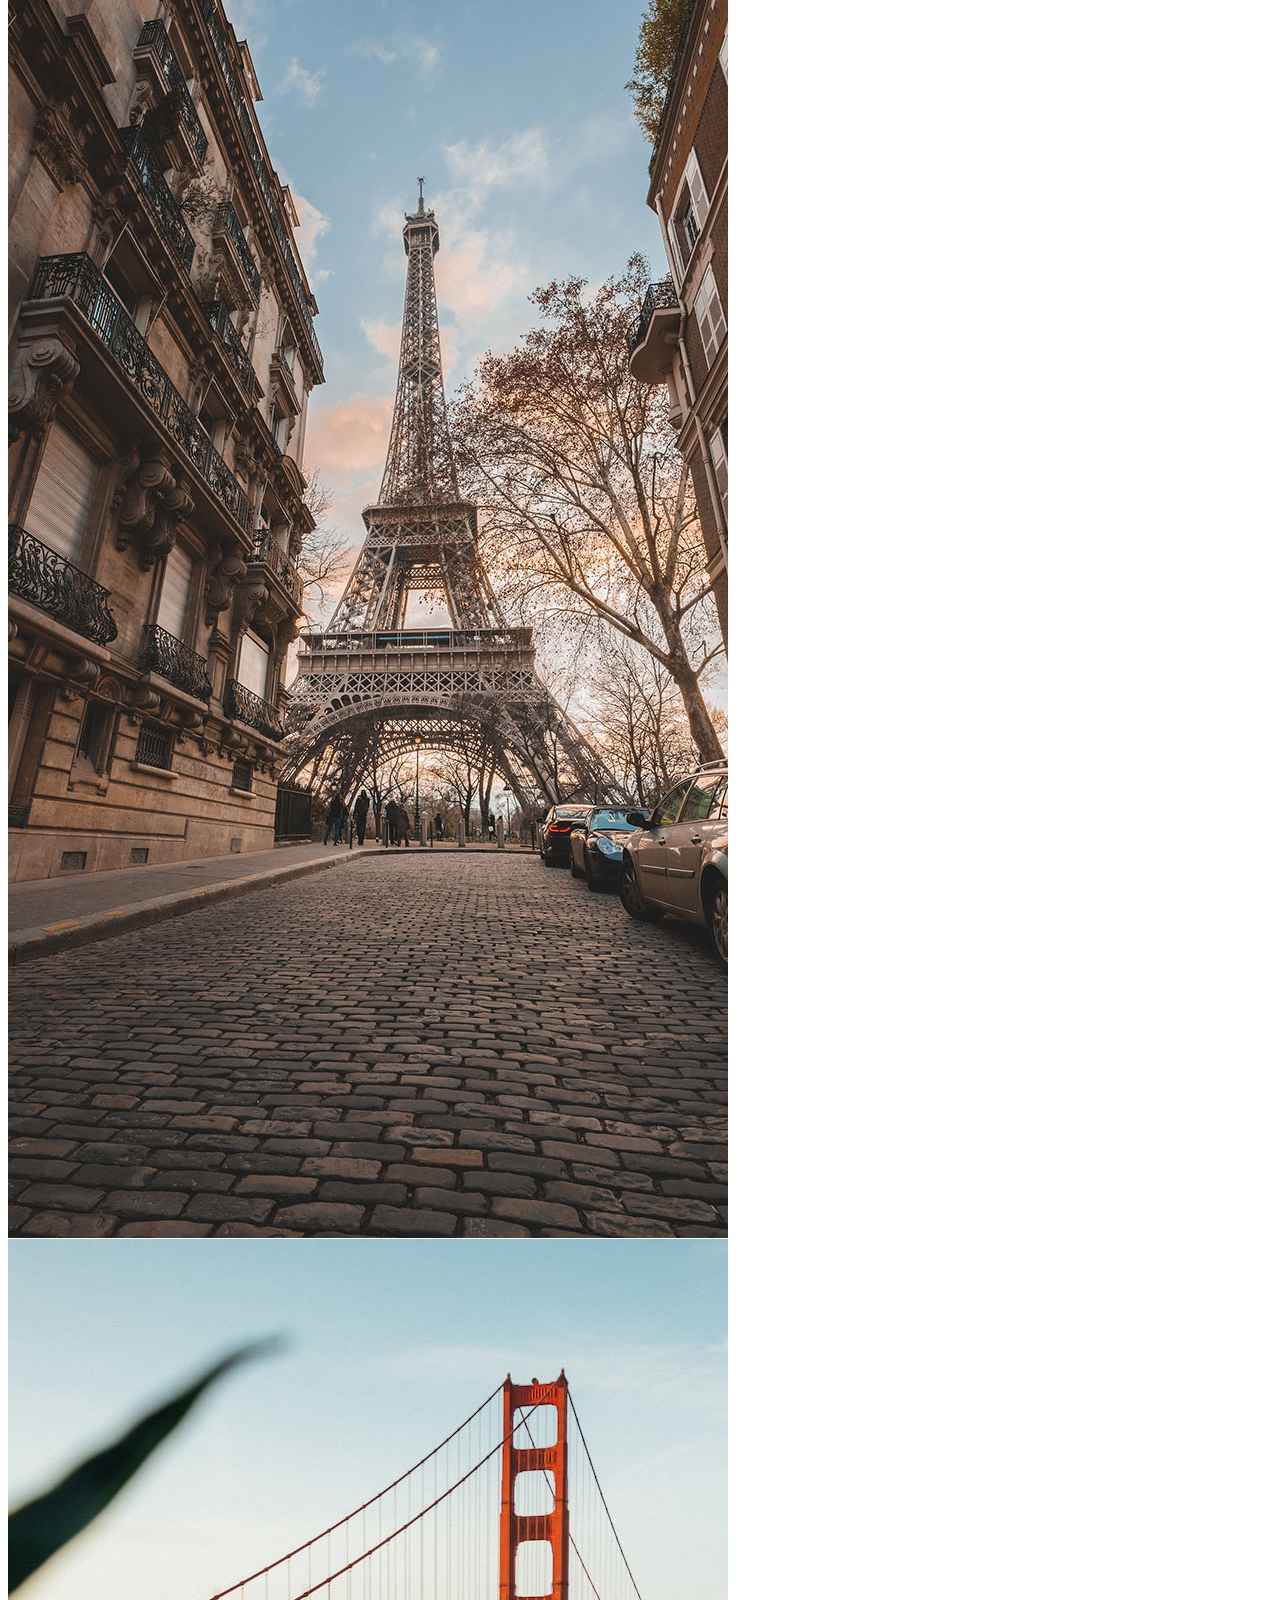
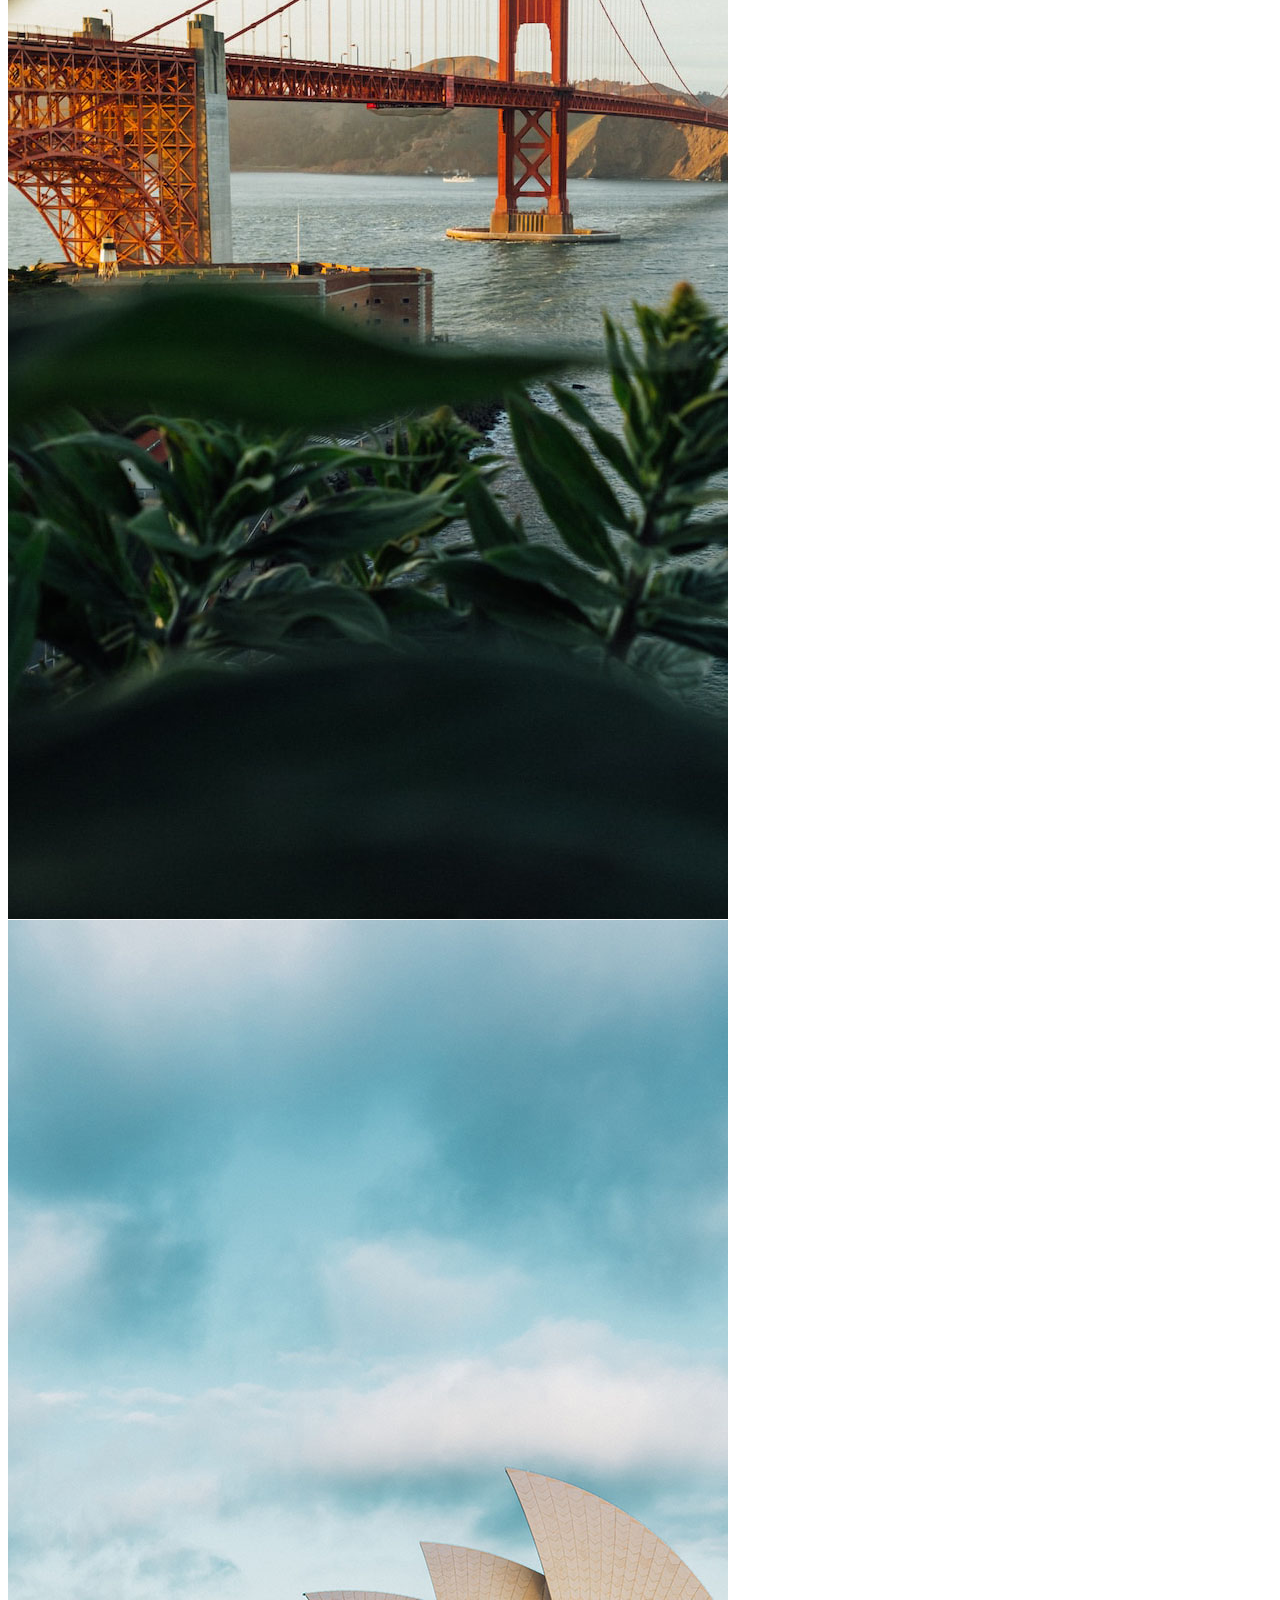
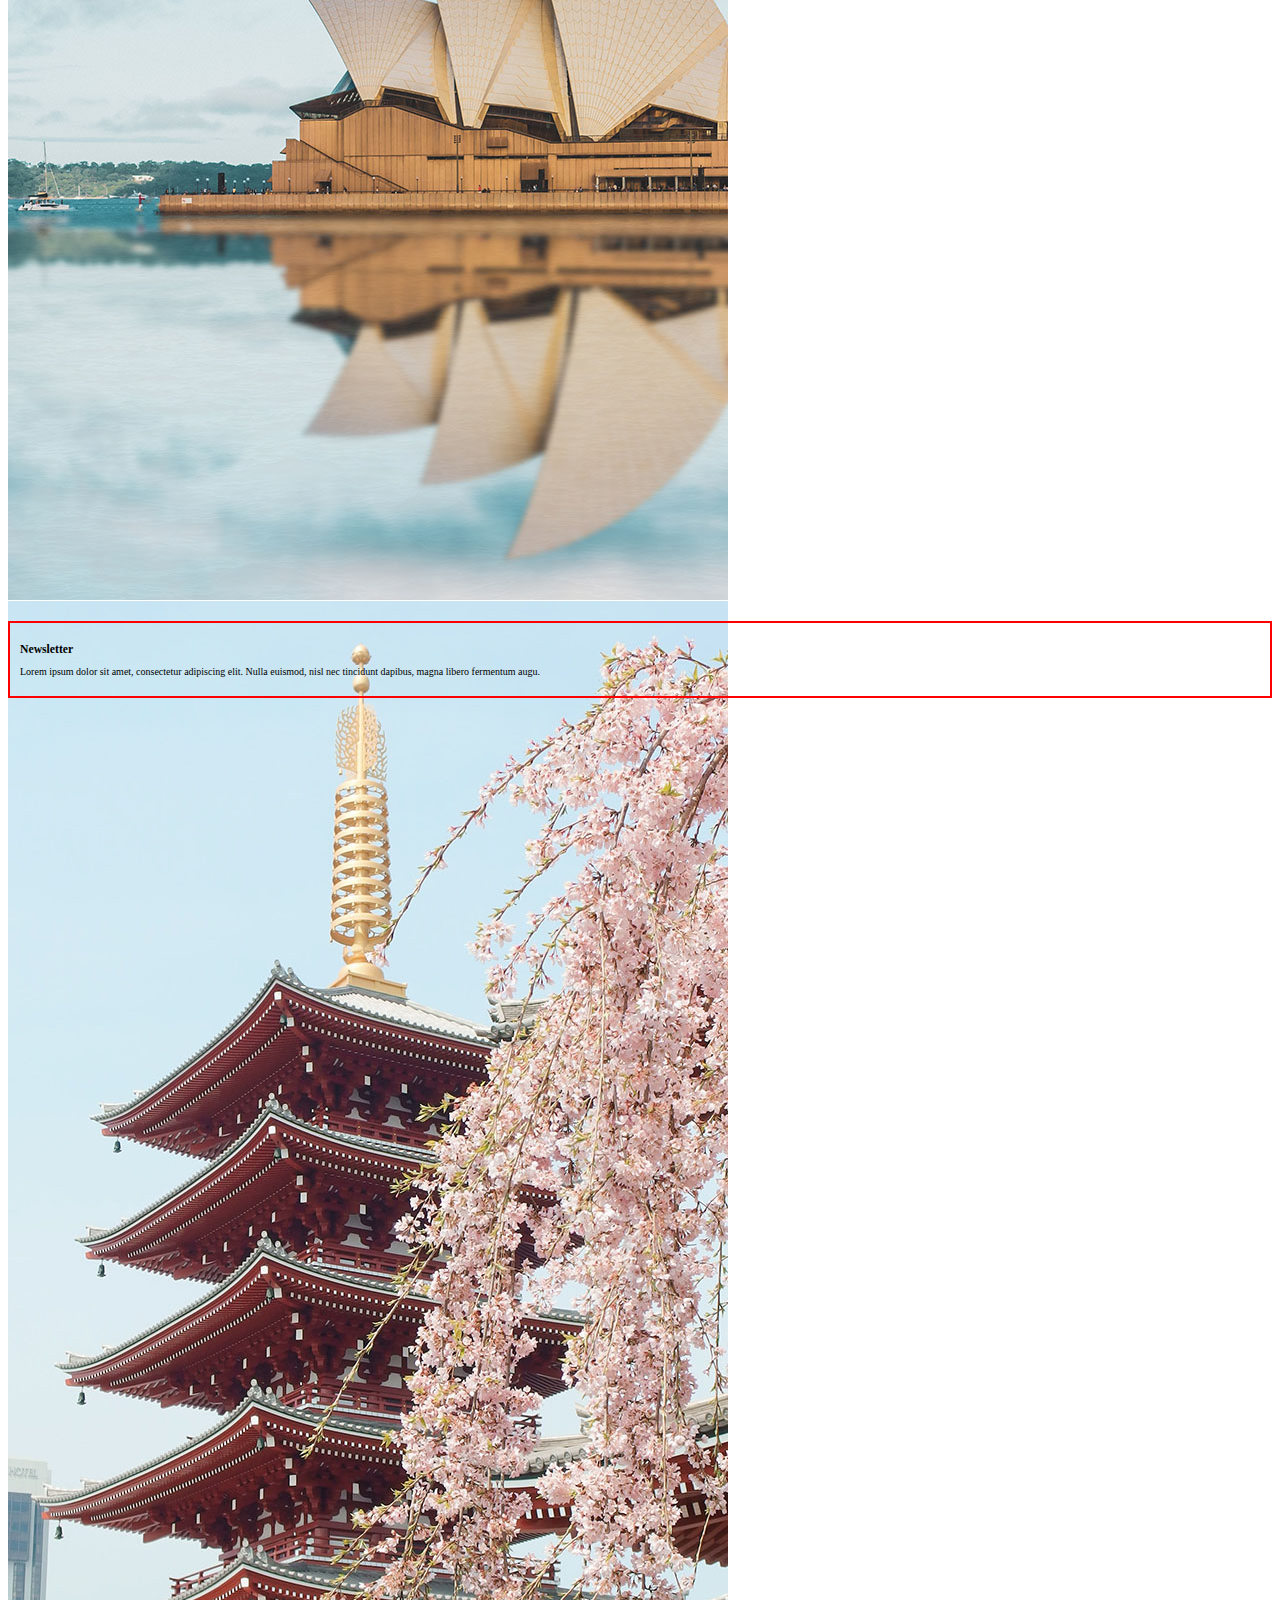
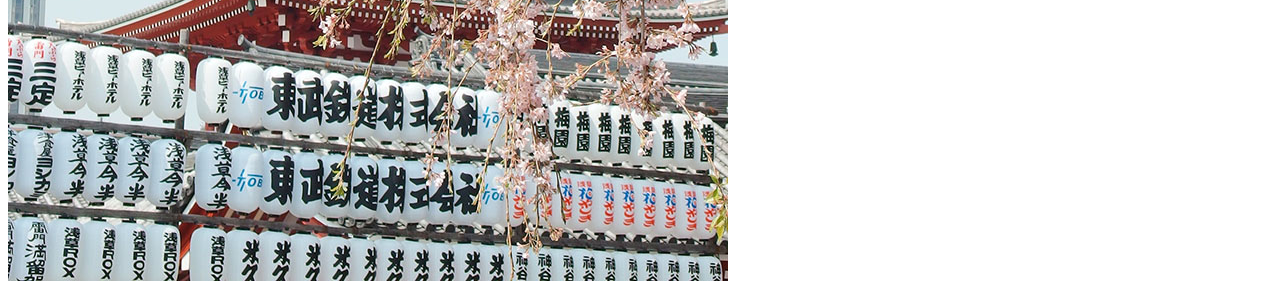
<file: main.html>
<!DOCTYPE html>
<html lang="en">
    <meta name="viewport" content="width=device-width, initial-scale=1.0">
    <head>
        <title>Travel agency: Homepage</title>
        <link rel="stylesheet" href="styles.css">        
    </head>

    <body class="grid-container">
        <header>
            <div class="search-bar">
                <form id=search-form>
                    <button id="search-button" type="submit"><img src="icons/search-white.svg"/></button>
                    <input id="search-field" type="text" placeholder="Search">
                </form>
                <a id="destination-link" href="wikipedia.com">Destination</a>              
                <button id="sign-in-button" type="button">Sign in</button>
            </div>
            <div class="destination-bar">
                <div id="intro-text">
                    Year long travel
                <h1>Book your next <br>destination</h1>
                </div>
                
                <form class="destination-form">
                    <div id="destination">
                        <label for name="destination">Destination</label><br>
                        <select name="destination" id="destination">
                            <option value="Vilnius">Vilnius</option>
                            <option value="Kaunas">Kaunas</option>
                        </select>
                    </div>
                    <div id="from">
                        <label for name="from">From</label><br>
                        <input type="date" name="from" id="from">
                    </div>
                    <div id="to">
                        <label for name="to">To</label><br>
                        <input type="date" name="to" id="to">
                    </div>
                    <div id="guests">
                        <label for name="guests">Guests</label><br>
                        <input type="number" name="guests" id="guests">
                    </div>
                    <button id="submit" type="submit"></button>
                </form>
            </div>
        </header>
        <section>
            <div class="destination-text">
            <h2>Destinations</h2>            
                <p id="field-1">Lorem ipsum dolor sit amet, adventure travel mountains, beach resorts and cultural experiences await. Pack your bags and get ready to explore the world! From bustling cities to tranquil countryside getaways, there's a destination for every type of traveler. </p>
                <p id="field-2">If you're a culture lover, the historic cities of London and Edinburgh should be at the top of your list. Walk the streets of London's West End, marvel at the architecture of Big Ben and Buckingham Palace, and take in a show at the Globe Theatre. In Edinburgh, visit the Royal Mile, explore the castle, and sample the local fare at the city's world-famous restaurants.</p>          
                <p id="field-3">For those seeking a bit of relaxation, head to the spas and
                    resorts of the English countryside. Indulge in a luxurious
                    massage or take a dip in a hot spring. If you're looking for
                    something a bit more active, strap on your hiking boots and
                    tackle the rugged trails of the coastal cliffs.</p>
            </div>
            <div>
                <img src="images/destinations/paris.jpg">
                <img src="images/destinations/san-francisco.jpg">
                <img src="images/destinations/sydney.jpg">
                <img src="images/destinations/tokyo.jpg">
            </div>
        </section>
        <footer>
            <!--Links-->
            <!--Newsletter form-->
            
            <div>
                <h3>Newsletter</h3>
                <p>Lorem ipsum dolor sit amet, consectetur adipiscing elit. Nulla euismod, nisl nec tincidunt dapibus, magna libero fermentum augu. </p>
            </div>            

        </footer>


    </body>

</html>
</file>
<file: index_styles_resolved.css>
#topbar {
    display: grid;
    grid-template-columns: 1fr 1fr 1fr;
    padding-top: 20px;
    padding-bottom: 20px;     
}

#book form {
    display: grid;
    grid-template-areas: 
    "destination destination destination"
    "from to guests"
    "submit submit submit";
    grid-template-columns: repeat(3, minmax(0, 1fr));
    grid-auto-flow: column;
}
#book form .destination-select {
    grid-area: destination;
}
#book form .from {
    grid-area: from;
}
#book form .to {
    grid-area: to;
}
#book form .guests {
    grid-area: guests;
}
#book form .submit {
    grid-area: submit;
       
}
#book form .submit button {
    width: 100%;
    background-color: #ffc107;
}
.destinations {
    display: grid;
    grid-template-columns: 1fr 1fr;
    grid-template-rows: 1fr 1fr;
    gap: 10px;
    padding-top: 20px;
    padding-bottom: 20px;
}
.destination img {
    width: 100%;
    max-height: 240px;
    object-fit: cover;    
}

header {
    background-image: url('/images/header.jpg');
    background-size: cover;
    background-position: center;
    color: white;
    height: 100vh;
    display: flex;
    flex-direction: column;
    justify-content: space-between;
    padding-bottom: 20px;
    padding-left: 20px;
    padding-right: 20px;
    font-family: "Montserrat", Helvetica, Arial, sans-serif;
}
section {
    padding: 20px;
}
header h1 {
    font-size: 64px;
    font-weight: bold;
}
.destination {
    position: relative;
}
.destination .location {
    position: absolute;
    bottom: 0;
    width: 100%;
    color: white;
    text-align: center;
}
.destination .location strong {
    font-family: "Dancing Script";
    font-size: 2rem;
}
.destination .location .country {
    font-family: "Montserrat";
    font-size: 14px;
}
#destinations {
    padding-top: 60px;
    padding-bottom: 60px;
}
.description {
    font-family: "Montserrat";
}

#logo {
    display: flex;
    justify-content: center;
    
}
#menu {
    display: flex;
    justify-content: flex-end;
}
#menu nav a {
    line-height: 40px;
    color: white;
}
header > .container-md {
    display: flex;
    flex-direction: column;
    justify-content: space-between;
    height: 100%;
}

@media (min-width: 768px) {
    #book form {
        grid-template-areas:
        "destination from to guests submit";
    }
    #menu img {
        display: none;
    }
    #destinations .description {
        display: grid;
        grid-template-columns: 1fr 1fr 1fr;
        gap: 20px;
    }
    .destinations {
        grid-template-columns: repeat(4, 1fr);
        grid-template-rows: 1fr;
    }
    .destinations img {
        max-height: none;
    }
    
}
@media (max-width: 767px) {
    #menu nav {
        display: none;
    }
}
#search-field {
    background-color: transparent;
    border: none;
    width: 90%;
    color: white;
}
.form-control::placeholder {
    color: white;
    opacity: 1;
}
</file>
<file: footer.css>
footer {
    background-color: #ffc107;
    padding-top: 60px;
    padding-bottom: 60px;
    padding-left: 20px;
    
  }
  footer nav a {
    display: block;
    color: black;
  }
  @media (min-width: 768px) {    
    footer > .container-md {
        display: grid;
        grid-template-columns: 1fr 1fr;
        gap: 20px;
    }
    }
</file>
<file: header.css>
#topbar {
    display: grid;
    grid-template-columns: 1fr 1fr 1fr;
    padding: 20px;
    word-spacing: 5px;  
    background-image: url('/images/header.jpg');
    background-size: cover;
    background-position: center;
    height: 100%;   
}

#logo {
    display: flex;
    justify-content: center;
}
#menu {
    display: flex;
    justify-content: flex-end;    
    
}
#menu nav a {
    line-height: 40px;
    color: white;
}
header {   
    color: white;    
    height: 100%;
    font-family: "Montserrat", Helvetica, Arial, sans-serif;
}
header > .container-md {
    display: flex;
    flex-direction: column;
    justify-content: space-between;
    height: 100%;
}
header h1 {
    font-size: 64px;
    font-weight: bold;
}

@media (min-width: 768px) {    
    #menu img {
        display: none;
    } 
}
@media (max-width: 767px) {
    #menu nav {
        display: none;
    }
}
#search-field {
    background-color: transparent;
    border: none;
    width: 90%;
    color: white;
}
.form-control::placeholder {
    color: white;
    opacity: 1;   
    
}
section button {
    background-color: #ffc107;    
}
</file>
<file: gallery.css>
.destinations {
    display: grid;
    grid-template-columns: 1fr 1fr;
    grid-template-rows: 1fr 1fr 1fr 1fr; 
    gap: 10px;    
    padding: 20px;
            
}
.destination {
    position: relative;
    cursor: pointer;       
}
#destinations {
    padding-top: 60px;
    padding-bottom: 60px;
}
.destination .location strong {
    font-family: "Dancing Script";
    font-size: 2rem;
}
.destination .location .country {
    font-family: "Montserrat";
    font-size: 14px;
}
.destination .location {
    position: absolute;
    bottom: 0;
    left: 0;
    right: 0;
    padding: 10px;
    width: 100%;
    color: white;
    text-align: center;
}
.destination img {
    width: 100%;
    height: 340px;
    object-fit: cover;
       
}
.destination {
    position: relative;
}
.destination:hover {
    opacity: 0.8;
}

@media (min-width: 768px) {    
    
    .destinations {
        grid-template-columns: repeat(4, 1fr);
        grid-template-rows: repeat(3, 1fr);
    }
    .destinations img {
        max-height: none;
    }
}
@media (max-width: 767px) {
    .destination {
        height: auto;
        
    }
    .destination img {
        max-height: 100%;
        width: 100%;
    }
}
</file>
<file: individual.css>
section h1 {
    font-size: 64px;
    font-weight: bold;       
}
section {
    align-items: center;
    justify-items: right;
}
#individual-content {
    padding: 20px;
}
#individual-content a img{
    transform: scaleX(-1);

}
#individual-content a {
    background-color: #ffc107;
}
.description {
    font-family: "Montserrat";
}
.description img {
    width: 100%;
    max-height: 400px;
    object-fit: cover;    
}

#book {
    align-items: center;
    justify-content: center;
    font-family: "Montserrat";
}
#book form {
    width: 50%;
}
#book form button {
    width: 100%;    
}

@media (min-width: 768px) {
    #individual-content .description {
        display: grid;
        grid-template-columns: 1fr 1fr 1fr 1fr;       
        gap: 20px;
    }
}
</file>
<file: styles.css>
.grid-container {
    display: grid;
    grid-gap: 0px;
    grid-template-rows: 1fr 0.95fr 0.05fr;
    grid-template-columns: 1fr;
    font-size: 16px;
    font-family: Montserrat;
    line-height: 0.9;
    
}

body,html {
    height:100%; 
 }


header {
    background: url(images/header.jpg);
    background-size: cover;
    background-position: center top;
    /*justify-items: center;*/
    display: grid;        
    padding: 5px;
    color: white;    
    align-items: center;
    justify-items: center;    
    grid-row: 1/2;    
    grid-template-areas: 
    "search-bar search-bar search-bar destination-link sign-in-button"
    "....."
    "destination-bar";
}
.search-bar {
    display: grid;    
    grid-template-areas:    
    "search-button search-field destination-link sign-in-button";
    grid-template-rows: 1fr;
    grid-template-columns: 250px 1fr 0.25fr 1frfr;    
    
}


#search-form #search-button {
    background-color: transparent;
    border: none;    
    border-radius: 100px;
    cursor: pointer;
    
}
#search-field {
    background-color: transparent;
    border: none;
    background-image: url(icons/globe-white.svg);
    background-size: 10%;
    background-repeat: no-repeat;
    background-position: right;     
    }

::placeholder {
    color: white;
    opacity: 1;
}
#destination-link {
    justify-self: end;
    align-self: center;
    color: white;
    padding: 7px;
}
#sign-in-button {
    height: 23px;
    align-self: center;
    background-color: white;
    border: none;
    border-radius: 50px;
    cursor: pointer;
}
#sign-in-button:hover {background-color: #e3e1e1}

#sign-in-button:active {
  background-color: #e3e1e1;
  transform: translateX(4px);
}


.destination-bar {
    display: grid;
    grid-template-areas: 
    "intro-text intro-text intro-text intro-text intro-text"
    "destination-form destination-form destination-form destination-form destination-form destination-form destination-form";
    
}

.destination-form {
    display: grid;    
    grid-template-columns: 1fr 1fr 1fr 0.5fr 0.25fr;
}
#intro-text {
    grid-area: 1/1/1/-1;
}
#destination {
    grid-area: 2/1/2/2;
    width: 95%
}
#from {
    grid-area: 2/2/2/3;
    width: 95%
}
#to {
    grid-area: 2/3/2/4;
    width: 95%
}
#guests {
    grid-area: 2/4/2/5;
    width: 95%
}
#submit {
    grid-area: 2/5/2/5;
    width: 95%;
    background-color: #fcba03;
    border-radius: 12px;
    border: none;
    padding: 10px 10px;
    cursor: pointer;    
    background-image: url(icons/arrow-right.svg);
    background-size: 50%;
    background-repeat: no-repeat;
    background-position: center center;

    
}
#submit:hover {background-color: #f2b200}

#submit:active {
  background-color: #f2b200;
  transform: translateX(4px);
}


section {      
    grid-row: 2/3;
    display: grid;
    font-size: 10px;
    grid-template-rows: 50% 50%;
    grid-template-columns: 1fr;
    grid-gap: 5px;
    justify-items: center;
    align-items: center;
           
}
.destination-text {
    grid-row: 1/2;
    display: grid;
    grid-template-rows: 10% 90%;
    grid-template-columns: 1fr 1fr 1fr;
}
section > h2 {
    grid-area: 1/1/1/2;
}
#field-1 {
    grid-area: 2/1/2/2;
}
#field-2 {
    grid-area: 2/2/2/3;
}
#field-3 {
    grid-area: 2/3/2/4;
}

.city-images {
    grid-row: 2/3;
    display: grid;
    grid-template-rows: 1fr;
    grid-template-columns: 1fr 1fr 1fr 1fr;
}
.city-images img {
    width: 100%;
    height: 100%;
    object-fit: cover;
}
#image-1 {
    grid-column: 1/2;
}
#image-2 {
    grid-column: 2/3;
}
#image-3 {
    grid-column: 3/4;
}
#image-4 {
    grid-column: 4/5;
}



footer {
    padding: 10px;
    border: 2px solid red;
    grid-row: 3/4;
    font-size: 10px;
    
    
}
</file>
